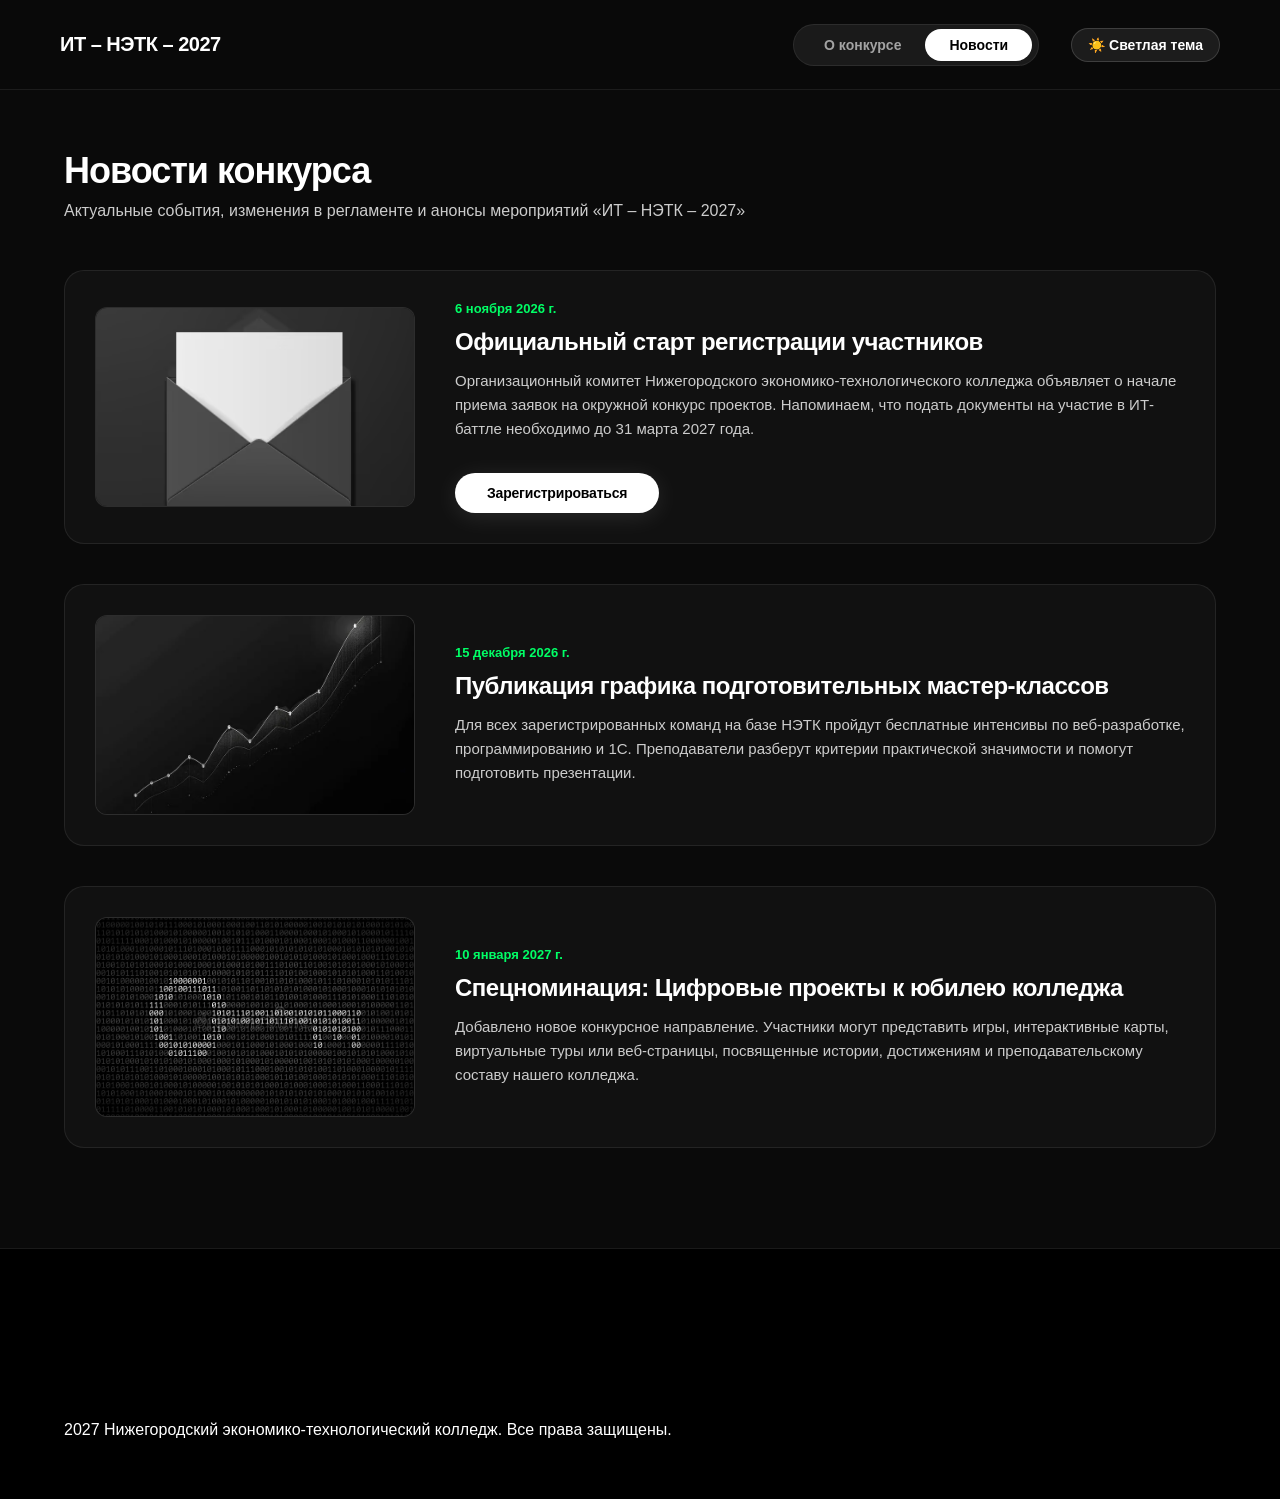
<file: news.html>
<!DOCTYPE html>
<html lang="ru">
<head>
    <meta charset="UTF-8">
    <meta name="viewport" content="width=device-width, initial-scale=1.0">
    <title>Новости — ИТ – НЭТК – 2027</title>
    <link rel="stylesheet" href="styles.css">
</head>
<body class="news-page">

    <!-- НАВИГАЦИЯ (Один в один как на главной) -->
    <nav class="top-navbar">
        <div class="top-logo"><a href="index.html#main-hero">ИТ – НЭТК – 2027</a></div>
        <div style="display: flex; align-items: center; gap: 12px;">
            <ul class="top-nav-links">
                <li><a href="index.html#main-hero">О конкурсе</a></li>
                <li><a href="news.html" class="active">Новости</a></li>
            </ul>
            <button class="theme-toggle-btn" id="theme-toggle">☀️ Светлая тема</button>
        </div>
    </nav>

    <!-- ОСНОВНОЙ КОНТЕНТ СТРАНИЦЫ -->
    <main class="main-content news-main-padding">
        <div class="container">
            
            <!-- Шапка раздела -->
            <div class="section-header-clean news-header-space">
                <h2>Новости конкурса</h2>
                <p>Актуальные события, изменения в регламенте и анонсы мероприятий «ИТ – НЭТК – 2027»</p>
            </div>

            <!-- Вертикальная журнальная лента новостей -->
            <div class="news-vertical-feed">
                
                <!-- Новость 1 -->
                <article class="news-card-horizontal">
                    <div class="news-image-wrapper">
                        <img src="its_time.png" alt="Старт конкурса">
                    </div>
                    <div class="news-horizontal-content">
                        <span class="news-date">6 ноября 2026 г.</span>
                        <h3>Официальный старт регистрации участников</h3>
                        <p>Организационный комитет Нижегородского экономико-технологического колледжа объявляет о начале приема заявок на окружной конкурс проектов. Напоминаем, что подать документы на участие в ИТ-баттле необходимо до 31 марта 2027 года.</p>
                        <button class="btn-more btn-reg-center" style="margin: 20px 0 0 0 !important; padding: 12px 32px !important; font-size: 14px !important;">Зарегистрироваться</button>

                    </div>
                </article>

                <!-- Новость 2 -->
                <article class="news-card-horizontal">
                    <div class="news-image-wrapper">
                        <img src="graf.png" alt="Мастер-классы">
                    </div>
                    <div class="news-horizontal-content">
                        <span class="news-date">15 декабря 2026 г.</span>
                        <h3>Публикация графика подготовительных мастер-классов</h3>
                        <p>Для всех зарегистрированных команд на базе НЭТК пройдут бесплатные интенсивы по веб-разработке, программированию и 1С. Преподаватели разберут критерии практической значимости и помогут подготовить презентации.</p>
                    </div>
                </article>

                <!-- Новость 3 -->
                <article class="news-card-horizontal">
                    <div class="news-image-wrapper">
                        <img src="hack.png" alt="Новая секция">
                    </div>
                    <div class="news-horizontal-content">
                        <span class="news-date">10 января 2027 г.</span>
                        <h3>Спецноминация: Цифровые проекты к юбилею колледжа</h3>
                        <p>Добавлено новое конкурсное направление. Участники могут представить игры, интерактивные карты, виртуальные туры или веб-страницы, посвященные истории, достижениям и преподавательскому составу нашего колледжа.</p>
                    </div>
                </article>

            </div>
        </div>
    </main>

    <!-- КОМПАКТНЫЙ ПОДВАЛ (Как на главной) -->
    <footer class="contacts-section">
        <div class="container">
            <div class="contacts-wrapper">
                <div class="contacts-main">
                    <span class="sub">Организатор</span>
                    <h2>Нижегородский экономико-технологический колледж</h2>
                    <p class="address">Проспект Ленина, 200, кабинет № 214</p>
                    <div class="phones-group">
                        <p>Тел: <a href="tel:71432">7-14-32</a></p>
                        <p>Факс: <a href="tel:71994">7-19-94</a></p>
                        <p>Email: <a href="mailto:atpk-it@yandex.ru" class="mail-link">atpk-it@yandex.ru</a></p>
                    </div>
                </div>
                <div class="contacts-person">
                    <span class="sub">Исполнитель</span>
                    <h3>Стюкова Наталья Викторовна</h3>
                    <a href="tel:+79049297214" class="personal-phone">+7 904 929-72-14</a>
                </div>
            </div>
            <div class="footer-bottom">
                <p class="copyright-text">2027 Нижегородский экономико-технологический колледж. Все права защищены.</p>
            </div>
        </div>
    </footer>

        <!-- МОДАЛЬНОЕ ОКНО РЕГИСТРАЦИИ -->
    <div id="register-modal" class="modal-overlay">
        <div class="modal-content-box">
            <button class="modal-close-btn" id="close-modal"></button>
            <h2>Регистрация на конкурс</h2>
            <p class="modal-sub">Заполните данные, чтобы подать заявку</p>
            <form id="register-form">
                <div class="input-group">
                    <label for="user-fio">ФИО участника</label>
                    <input type="text" id="user-fio" placeholder="Иванов Иван Иванович" required>
                </div>
                <div class="input-group">
                    <label for="user-group">Учебная группа / Класс</label>
                    <input type="text" id="user-group" placeholder="ИСП-311 или 11-А" required>
                </div>
                <button type="submit" class="modal-submit-btn">Зарегистрироваться</button>
            </form>
        </div>
    </div>

    <!-- ОКНО БЛАГОДАРНОСТИ -->
    <div id="thanks-modal" class="modal-overlay">
        <div class="modal-content-box thanks-box">
            <div class="success-icon">✓</div>
            <h2>Спасибо за регистрацию!</h2>
            <p>Ваша заявка успешно принята. Удачи в конкурсе проектов!</p>
            <button class="modal-submit-btn" id="close-thanks">Отлично</button>
        </div>
    </div>

    <!-- Логика анимации и переключения тем -->
    <script src="script.js"></script>
</body>
</html>
</file>
<file: styles.css>
/* ==========================================================================
   1. ПЕРЕМЕННЫЕ ТЕМ И БАЗОВЫЕ НАСТРОЙКИ (СБРОС СТИЛЕЙ И ШРИФТЫ)
   ========================================================================== */
:root {
    /* ТЁМНАЯ ТЕМА (ПО ДЕФОЛТУ) */
    --bg-main: #0a0a0a;
    --bg-blocks: #111111;
    --text-primary: #ffffff;
    --text-secondary: #cccccc;
    --border-color: rgba(255, 255, 255, 0.1);
    --card-border: rgba(255, 255, 255, 0.08);
}

body.light-theme {
    /* СВЕТЛАЯ ТЕМА (ПРИ ПЕРЕКЛЮЧЕНИИ) */
    --bg-main: #ffffff;
    --bg-blocks: #f9f9f9;
    --text-primary: #000000;
    --text-secondary: #333333;
    --border-color: #e5e5e5;
    --card-border: #e5e5e5;
}

* {
    box-sizing: border-box;
    margin: 0;
    padding: 0;
}

html {
    scroll-behavior: smooth;
}

body {
    font-family: 'Inter', sans-serif;
    overflow-x: hidden;
    background-color: var(--bg-main) !important;
    color: var(--text-primary) !important;
    transition: background-color 0.4s ease, color 0.4s ease; /* Плавная смена темы */
}

.container {
    max-width: 1200px;
    margin: 0 auto;
    padding: 0 24px;
}

a {
    text-decoration: none;
    color: inherit;
}

/* КНОПКА ПЕРЕКЛЮЧЕНИЯ ТЕМЫ СВЕРХУ СПРАВА */
.theme-toggle-btn {
    background: var(--bg-blocks);
    border: 1px solid var(--border-color);
    color: var(--text-primary);
    padding: 8px 16px;
    border-radius: 40px;
    font-size: 14px;
    font-weight: 600;
    cursor: pointer;
    transition: all 0.2s ease;
    margin-left: 20px;
}
.theme-toggle-btn:hover {
    transform: scale(1.05);
}




/* ==========================================================================
   2. ГЛАВНЫЙ РАЗДЕЛ (HERO / HEADER) — ТВОЙ НАСТРОЕННЫЙ МАКЕТ
   ========================================================================== */
.hero {
    min-height: 100vh; 
    display: flex;
    flex-direction: column;
    justify-content: center; 
    padding: 60px 0;
    color: #ffffff; 
    position: relative; /* удерживает ноутбук внутри секции */
    
    background-color: #0a0a0a;
    background-image: url('background.png'); 
    background-size: cover;       
    background-position: center bottom;  
    background-repeat: no-repeat; 
    overflow: hidden; /* Скрывает излишки, если ноут чуть зайдет за края */
}

/* ==========================================================================
   ИСПРАВЛЕНИЕ ПОЗИЦИОНИРОВАНИЯ ТЕКСТА (ФЛЕКС-СЕТКА ВМЕСТО АБСОЛЮТА)
   ========================================================================== */

/* Превращаем весь первый экран в удобную флекс-коробочку */
.hero-content {
    position: relative;
    z-index: 2;
    display: flex;
    align-items: center;       /* Центрируем содержимое по вертикали */
    justify-content: flex-start; /* Прижимаем контент к левому краю */
    min-height: calc(100vh - 120px); /* Занимает весь экран за вычетом отступов */
    width: 100%;
}

.hero-text-block {
    display: flex;
    flex-direction: column;
    align-items: flex-start;
    justify-content: center;
    gap: 20px;               
    
    position: absolute !important; 
    left: 80px !important;              
    
    /* ОПУСКАЕМ ЕЩЁ ЧУТЬ-ЧУТЬ ДЛЯ ИДЕАЛЬНОГО БАЛАНСА: */
    top: 57% !important;                /* Теперь расстояние сверху и снизу будет одинаковым */
    
    transform: translateY(-50%) !important;
    width: 633px !important;            
    max-width: 40vw !important;         
    z-index: 99 !important;             
}





/* Главный заголовок по точным параметрам из Figma */
.main-title {
    font-family: 'Inter', sans-serif; 
    font-size: 70px;       /* Точный размер из Figma */
    font-weight: 700;          /* Начертание Bold */
    line-height: 0.9;          /* Высота строки 90% прижмет строки друг к другу */
    letter-spacing: -2.26px;   /* Межбуквенный интервал -2% */
    color: #ffffff;
    position: relative;
    z-index: 2;
    pointer-events: none;
}

/* Подзаголовок конкурса */
.main-subtitle {
    font-size: 24px;
    font-weight: 700;
    line-height: 1.3;
    color: #ffffff;
    margin-bottom: 5px;
}

/* Оформление для списка с тире */
.features-list {
    list-style: none; 
    display: flex;
    flex-direction: column;
    gap: 12px;        
    margin: 5px 0;
}

.features-list li {
    font-size: 16px;
    font-weight: 500;
    color: #e0e0e0;   
    display: flex;
    align-items: flex-start; 
    gap: 12px;        
    line-height: 1.4;
}

.features-list li::before {
    content: "—";     
    color: rgba(255, 255, 255, 0.4); 
    font-weight: 400;
    flex-shrink: 0;   
}

/* Оформление дополнительного текста с линией */
.main-description {
    font-size: 15px;
    line-height: 1.6;
    color: #a0a0a0;       
    border-left: 2px solid rgba(255, 255, 255, 0.25); 
    padding-left: 15px;   
    margin: 10px 0;
}

/* Крупная кнопка "Подробнее о конкурсе" */
.btn-more {
    display: inline-block !important;
    background: #ffffff !important;
    color: #000000 !important;
    padding: 16px 40px !important;   
    font-size: 16px !important;      
    border-radius: 40px !important;  
    font-weight: 600 !important;
    letter-spacing: -0.2px !important;
    text-decoration: none !important;
    box-shadow: 0 4px 24px rgba(255, 255, 255, 0.1) !important; 
    transition: all 0.25s ease-in-out !important; 
}

.btn-more:hover {
    background: #f0f0f0 !important;
    transform: translateY(-3px) !important; 
    box-shadow: 0 6px 30px rgba(255, 255, 255, 0.2) !important;
}

/* Картинка ноутбука (ЖЕСТКО ПРИЖАТА К НИЗУ ЭКРАНА) */
.hero-laptop-img {
    position: absolute;
    right: 0; 
    bottom: 0; /* Прижали нижний срез ровно к нижней границе монитора */
    width: 53vw; /* Оптимальный масштаб */
    max-width: 900px;
    height: auto;
    z-index: 1; 
    object-fit: contain;
    transform: none; 
}


/* ==========================================================================
   ЖЕСТКАЯ ФИКСАЦИЯ ПАНЕЛИ НАВИГАЦИИ С ЭФФЕКТОМ СТЕКЛА (STICKY BLUR NAVBAR)
   ========================================================================== */
.top-navbar {
    position: fixed !important; /* Намертво фиксируем вверху экрана */
    top: 0 !important;
    left: 0 !important;
    width: 100% !important;
    height: 90px !important;    /* Фиксированная высота панели */
    padding: 0 60px !important; 
    display: flex !important;
    flex-direction: row !important;
    justify-content: space-between !important; 
    align-items: center !important;
    box-sizing: border-box !important;
    z-index: 99999 !important;  /* Всегда поверх абсолютно всего контента */
    
    /* ТРЕНДОВЫЙ ЭФФЕКТ МАТОВОГО СТЕКЛА */
    background-color: rgba(10, 10, 10, 0.7) !important; /* Полупрозрачный темный фон по дефолту */
    backdrop-filter: blur(12px) !important;              /* Размытие проплывающего снизу песка и текста */
    -webkit-backdrop-filter: blur(12px) !important;
    border-bottom: 1px solid rgba(255, 255, 255, 0.06) !important; /* Тонкая технологичная рамка снизу */
    
    transform: none !important; 
    transition: background-color 0.4s ease, border-color 0.4s ease !important;
}

/* Логотип */
.top-logo {
    font-weight: 700 !important;
    font-size: 20px !important;
    color: #ffffff !important; /* На тёмной теме белый */
    letter-spacing: -0.5px !important;
    transition: color 0.4s ease !important;
}

/* Капсула с кнопками меню */
.top-nav-links {
    display: flex !important;
    flex-direction: row !important; 
    list-style: none !important;
    background-color: rgba(255, 255, 255, 0.03) !important;
    padding: 4px 6px !important;
    border-radius: 80px !important;
    border: 1px solid rgba(255, 255, 255, 0.08) !important;
    margin: 0 !important;
    transition: background-color 0.4s, border-color 0.4s !important;
}

.top-nav-links li {
    list-style: none !important;
    margin: 0 !important;
    padding: 0 !important;
}

.top-nav-links a {
    padding: 8px 24px !important;
    display: block !important;
    border-radius: 40px !important;
    font-size: 14px !important;
    font-weight: 600 !important;
    color: rgba(255, 255, 255, 0.6) !important; /* Приглушенный текст в темноте */
    text-decoration: none !important;
    transition: all 0.25s ease !important;
}

/* Активные элементы и ховеры кнопок меню автоматически инвертируются */
.top-nav-links a.active, 
.top-nav-links a:hover {
    background-color: #ffffff !important;
    color: #000000 !important;
}

/* Коррекция верхнего отступа хедера, чтобы зафиксированная шапка не перекрывала заголовок */
.hero {
    padding-top: 140px !important; 
}



/* ==========================================================================
   3. ИНФОРМАЦИОННЫЕ БЛОКИ (МЕНЯЮТ ЦВЕТ ПРИ СМЕНЕ ТЕМЫ)
   ========================================================================== */
.main-content {
    background-color: var(--bg-main) !important;
    color: var(--text-primary) !important;
    position: relative;
    z-index: 5;
    transition: background-color 0.4s ease;
}

.section-block {
    background-color: var(--bg-main) !important;
    padding: 100px 0;
    transition: background-color 0.4s ease;
}

.bg-light {
    background-color: var(--bg-blocks) !important;
    border-top: 1px solid var(--border-color);
    border-bottom: 1px solid var(--border-color);
    transition: background-color 0.4s ease;
}

.section-grid-2 {
    display: grid;
    grid-template-columns: 35% 65%;
    gap: 40px;
    padding-bottom: 60px;
}

.section-grid-2.border-top {
    border-top: 1px solid var(--border-color) !important;
    padding-top: 60px;
}

.meta-title h2 {
    font-size: 32px;
    font-weight: 700;
    letter-spacing: -1px;
    line-height: 1.1;
    color: var(--text-primary) !important;
}

.lead-text {
    font-size: 22px;
    font-weight: 500;
    line-height: 1.4;
    letter-spacing: -0.5px;
    color: var(--text-primary) !important;
}

/* ЗАДАЧИ КОНКУРСА (Исправлено: Номера строго сбоку) */
.cards-grid {
    display: grid;
    grid-template-columns: repeat(2, 1fr) !important;
    gap: 30px;
    opacity: 1 !important;
}

.info-card {
    display: flex;
    flex-direction: row;      
    align-items: flex-start;  
    gap: 16px;                
}

.info-card .card-num {
    font-size: 16px;          
    font-weight: 700;
    color: #00ff66 !important; /* Яркий IT-акцент */
    flex-shrink: 0;           
    min-width: 20px;          
}

.info-card p {
    font-size: 16px;
    color: var(--text-secondary) !important;
    line-height: 1.5;
    margin: 0;
}

.custom-bullet-list {
    list-style: none;
    display: flex;
    flex-direction: column;
    gap: 16px;
    margin-bottom: 30px;
}

.custom-bullet-list li {
    font-size: 16px;
    position: relative;
    padding-left: 20px;
    line-height: 1.5;
    color: var(--text-secondary) !important;
}

.custom-bullet-list li::before {
    content: "—";
    position: absolute;
    left: 0;
    color: var(--text-muted);
}

.note-text {
    font-size: 15px;
    color: var(--text-secondary) !important;
    border-left: 2px solid var(--text-primary);
    padding-left: 16px;
    line-height: 1.5;
}

/* СТРУКТУРА ОПИСАНИЯ ПРОЕКТА (Исправлено: Чистые цифры без кружков) */
.numbered-list-grid {
    display: grid;
    grid-template-columns: repeat(2, 1fr) !important;
    gap: 20px 40px;
    opacity: 1 !important;
}

.list-item {
    font-size: 16px;
    display: flex;
    align-items: center;
        gap: 16px;
    color: var(--text-secondary) !important;
}

.list-item span {
    font-size: 16px;
    font-weight: 700;
    width: auto;
    height: auto;
    border: none;             /* Убрали круглую рамку */
    border-radius: 0;
    display: inline;
    color: #00ff66 !important;
}

/* Секции конкурса */
.section-header-clean {
    margin-bottom: 50px;
}

.section-header-clean h2 {
    font-size: 36px;
    font-weight: 700;
    letter-spacing: -1px;
    margin-bottom: 10px;
    color: var(--text-primary) !important;
}

.section-header-clean p {
    color: var(--text-secondary) !important;
    font-size: 16px;
}

.sections-visual-grid {
    display: grid;
    grid-template-columns: repeat(4, 1fr) !important;
    gap: 20px !important;
    opacity: 1 !important;
}

.visual-card {
    width: 100% !important;
    min-height: 180px !important;
    border-radius: 16px !important;
    padding: 24px !important;
    display: flex !important;
    align-items: flex-end !important;
    text-decoration: none !important;
    transition: transform 0.2s;
}

.visual-card:hover {
    transform: translateY(-5px);
}

.visual-card h3 {
    font-size: 18px;
    font-weight: 700;
    color: #ffffff !important; /* Названия на цветных плитках всегда белые */
    line-height: 1.2;
}

.tone-1 { background-color: #4f46e5; }
.tone-2 { background-color: #059669; }
.tone-3 { background-color: #e11d48; }
.tone-4 { background-color: #d97706; }
.tone-5 { background-color: #7c3aed; }
.tone-6 { background-color: #db2777; }
.tone-7 { background-color: #0d9488; }
.tone-8 { background-color: #ea580c; }

/* Критерии и Категории */
.expertise-grid-clean {
    display: grid;
    grid-template-columns: repeat(2, 1fr);
    gap: 40px;
}

.exp-item h3 {
    font-size: 18px;
    font-weight: 700;
    margin-bottom: 10px;
    color: var(--text-primary) !important;
}

.exp-item p {
    font-size: 15px;
    color: var(--text-secondary) !important;
    line-height: 1.5;
}

.categories-block {
    display: flex;
    gap: 30px;
}

.cat-card {
    flex: 1;
    padding: 30px;
    border: 1px solid var(--card-border) !important;
    background-color: var(--bg-blocks) !important;
    border-radius: 16px;
}

.cat-card h4 {
    font-size: 20px;
    font-weight: 700;
    margin-bottom: 10px;
    color: var(--text-primary) !important;
}

.cat-card p {
    font-size: 15px;
    color: var(--text-secondary) !important;
}

/* Временная шкала (Timeline) */
.timeline-container {
    display: flex;
    flex-direction: column;
    border-left: 1px solid var(--border-color) !important;
    padding-left: 30px;
    gap: 40px;
    margin-left: 10px;
}

.timeline-item {
    position: relative;
}

.timeline-item::before {
    content: "";
    position: absolute;
    left: -36px;
    top: 6px;
    width: 11px;
    height: 11px;
    background-color: #00ff66 !important;
    border-radius: 50%;
}

.tl-date {
    font-size: 14px;
    font-weight: 700;
    color: #00ff66 !important;
    margin-bottom: 6px;
}

.tl-content h3 {
    font-size: 20px;
    font-weight: 700;
    margin-bottom: 8px;
    color: var(--text-primary) !important;
}

.tl-content p {
    font-size: 15px;
    color: var(--text-secondary) !important;
    max-width: 700px;
    line-height: 1.5;
}

/* ==========================================================================
   4. КОМПАКТНЫЙ ЧЕРНЫЙ ПОДВАЛ (FOOTER)
   ========================================================================== */
.contacts-section {
    background-color: #000000 !important; /* Футер всегда стильный черный */
    color: #ffffff !important;
    padding: 60px 0;
    border-top: 1px solid rgba(255, 255, 255, 0.1) !important;
    position: relative;
    z-index: 10;
}

.contacts-wrapper {
    display: grid;
    grid-template-columns: 55% 45%;
    gap: 30px;
    align-items: flex-start;
}

.sub {
    font-size: 11px;
    text-transform: uppercase;
    letter-spacing: 1px;
    color: #888888;
    margin-bottom: 10px;
    display: block;
}

.contacts-main h2 {
    font-size: 24px;
    font-weight: 700;
    line-height: 1.2;
    margin-bottom: 8px;
    color: #ffffff !important;
    letter-spacing: -0.5px;
}

.address {
    font-size: 14px;
    color: #cccccc !important;
    margin-bottom: 20px;
}

.phones-group {
    display: flex;
    flex-wrap: wrap;
    gap: 10px 24px;
}

.phones-group p {
    font-size: 15px;
    color: #888888;
}

.phones-group a, .personal-phone {
    font-size: 15px;
    font-weight: 600;
    color: #ffffff !important;
    text-decoration: none;
    transition: opacity 0.2s ease;
}

.mail-link {
    border-bottom: 1px solid rgba(255, 255, 255, 0.3);
    padding-bottom: 2px;
}

.contacts-person {
    padding-left: 40px;
    border-left: 1px solid rgba(255, 255, 255, 0.1);
}

.contacts-person h3 {
    font-size: 18px;
    font-weight: 600;
    margin-bottom: 6px;
    color: #ffffff !important;
}

.personal-phone {
    font-size: 18px;
    color: #00ff66 !important;
}

.phones-group a:hover, .personal-phone:hover {
    opacity: 0.7;
}

/* Мобильная адаптация */
@media (max-width: 768px) {
    .contacts-wrapper {
        grid-template-columns: 1fr;
        gap: 30px;
    }
    .contacts-person {
        padding-left: 0;
        border-left: none;
        padding-top: 20px;
        border-top: 1px solid rgba(255, 255, 255, 0.1);
    }
    .phones-group {
        flex-direction: column;
        gap: 8px;
    }
}

/* ==========================================================================
   ЭФФЕКТНОЕ НАВЕДЕНИЕ НА КАРТОЧКИ СЕКЦИЙ (HOVER EFFECTS)
   ========================================================================== */

/* Базовое состояние карточки */
.visual-card {
    width: 100% !important;
    min-height: 180px !important;
    border-radius: 16px !important;
    padding: 24px !important;
    display: flex !important;
    align-items: flex-end !important;
    text-decoration: none !important;
    
    position: relative;
    overflow: hidden;
    
    /* Плавный переход для ВСЕХ измененных свойств за 0.3 секунды */
    transition: transform 0.3s cubic-bezier(0.25, 1, 0.5, 1), 
                box-shadow 0.3s cubic-bezier(0.25, 1, 0.5, 1) !important;
}

/* Эффект при наведении курсора: карточка мягко идет вверх и масштабируется */
.visual-card:hover {
    transform: translateY(-8px) scale(1.02) !important;
}

/* Индивидуальные неоновые тени под цвет каждой карточки при наведении */
.visual-card.tone-1:hover { box-shadow: 0 12px 30px rgba(79, 70, 229, 0.4) !important; }
.visual-card.tone-2:hover { box-shadow: 0 12px 30px rgba(5, 150, 105, 0.4) !important; }
.visual-card.tone-3:hover { box-shadow: 0 12px 30px rgba(225, 29, 72, 0.4) !important; }
.visual-card.tone-4:hover { box-shadow: 0 12px 30px rgba(217, 119, 6, 0.4) !important; }
.visual-card.tone-5:hover { box-shadow: 0 12px 30px rgba(124, 58, 237, 0.4) !important; }
.visual-card.tone-6:hover { box-shadow: 0 12px 30px rgba(219, 39, 119, 0.4) !important; }
.visual-card.tone-7:hover { box-shadow: 0 12px 30px rgba(13, 148, 136, 0.4) !important; }
.visual-card.tone-8:hover { box-shadow: 0 12px 30px rgba(234, 88, 12, 0.4) !important; }


/* ==========================================================================
   УВЕЛИЧЕННАЯ КНОПКА И МОДАЛЬНЫЕ ОКНА РЕГИСТРАЦИИ
   ========================================================================== */

/* Делаем главную кнопку еще больше */
.btn-more {
    padding: 20px 52px !important; /* Сделали массивнее и шире */
    font-size: 18px !important;     /* Увеличили шрифт */
    letter-spacing: -0.2px !important;
}

/* Фон-затемнение вокруг окна */
.modal-overlay {
    position: fixed;
    top: 0;
    left: 0;
    width: 100%;
    height: 100%;
    background-color: rgba(0, 0, 0, 0.7);
    backdrop-filter: blur(8px); /* Размытие заднего плана */
    z-index: 10000;
    display: flex;
    align-items: center;
    justify-content: center;
    opacity: 0;
    pointer-events: none;
    transition: opacity 0.3s ease;
}

/* Окно становится видимым */
.modal-overlay.active {
    opacity: 1;
    pointer-events: auto;
}

/* Сама коробочка диалогового окна */
.modal-content-box {
    background: #111111;
    border: 1px solid rgba(255, 255, 255, 0.1);
    padding: 40px;
    border-radius: 24px;
    width: 100%;
    max-width: 450px;
    position: relative;
    color: #ffffff;
    box-shadow: 0 20px 50px rgba(0,0,0,0.5);
    transform: translateY(20px);
    transition: transform 0.3s ease;
}

.modal-overlay.active .modal-content-box {
    transform: translateY(0);
}

/* Кнопка закрытия (крестик) */
.modal-close-btn {
    position: absolute;
    top: 20px;
    right: 20px;
    background: transparent;
    border: none;
    color: #888888;
    font-size: 28px;
    cursor: pointer;
    transition: color 0.2s;
}
.modal-close-btn:hover { color: #ffffff; }

.modal-content-box h2 {
    font-size: 24px;
    margin-bottom: 6px;
    font-weight: 700;
}
.modal-sub {
    color: #888888;
    font-size: 14px;
    margin-bottom: 24px;
}

/* Поля ввода формы */
.input-group {
    display: flex;
    flex-direction: column;
    gap: 8px;
    margin-bottom: 20px;
    text-align: left;
}
.input-group label {
    font-size: 13px;
    color: #aaa;
    font-weight: 600;
}
.input-group input {
    background: #1a1a1a;
    border: 1px solid rgba(255, 255, 255, 0.15);
    padding: 14px 16px;
    border-radius: 12px;
    color: #ffffff;
    font-size: 15px;
    outline: none;
    transition: border-color 0.2s;
}
.input-group input:focus {
    border-color: #00ff66; /* Неоновая подсветка активного поля */
}

/* Кнопка внутри модалки */
.modal-submit-btn {
    width: 100%;
    background: #00ff66; /* Яркий IT-цвет */
    color: #000000;
    border: none;
    padding: 16px;
    border-radius: 12px;
    font-size: 16px;
    font-weight: 700;
    cursor: pointer;
    transition: background 0.2s, transform 0.2s;
    margin-top: 10px;
}
.modal-submit-btn:hover {
    background: #00dd55;
    transform: translateY(-2px);
}

/* Окно благодарности */
.thanks-box { text-align: center; }
.success-icon {
    width: 60px;
    height: 60px;
    background: rgba(0, 255, 102, 0.1);
    color: #00ff66;
    border-radius: 50%;
    display: flex;
    align-items: center;
    justify-content: center;
    font-size: 28px;
    font-weight: 700;
    margin: 0 auto 20px auto;
}
.thanks-box p { color: #aaa; font-size: 15px; margin-bottom: 24px; line-height: 1.4; }

/* ==========================================================================
   ЕДИНЫЙ УНИВЕРСАЛЬНЫЙ КЛАСС ДЛЯ ВСЕХ КНОПОК РЕГИСТРАЦИИ (СТРОГО ПО ЦЕНТРУ)
   ========================================================================== */
.btn-reg-center {
    /* ТОЧНОЕ КОПИРОВАНИЕ ПАРАМЕТРОВ КНОПКИ С МЕЙНА */
    display: block !important;
    background: #ffffff !important;
    color: #000000 !important;
    padding: 16px 40px !important;   /* Точные оригинальные отступы хедера */
    font-size: 16px !important;
    border-radius: 40px !important;  
    font-weight: 600 !important;
    font-family: 'Inter', sans-serif !important;
    letter-spacing: -0.2px !important;
    text-decoration: none !important;
    border: none !important;
    cursor: pointer !important;
    box-shadow: 0 4px 24px rgba(255, 255, 255, 0.1) !important;
    
    /* АВТОМАТИЧЕСКОЕ ЖЕСТКОЕ ЦЕНТРИРОВАНИЕ НА СТРАНИЦЕ */
    margin: 50px auto 0 auto !important; /* Выравнивает кнопку ровно по центру блока */
    width: max-content !important;       /* Не дает кнопке растягиваться на весь экран */
    
    /* ОРИГИНАЛЬНАЯ АНИМАЦИЯ ХОВЕРА С МЕЙНА */
    transition: all 0.25s ease-in-out !important; 
}

/* Эффект при наведении (точь-в-точь как на главном экране) */
.btn-reg-center:hover {
    background: #f0f0f0 !important;
    transform: translateY(-3px) !important; 
    box-shadow: 0 6px 30px rgba(255, 255, 255, 0.2) !important;
}

/* КНОПКИ НА СВЕТЛОЙ ТЕМЕ: Меняем цвет на инверсивный чёрный для максимальной видимости */
body.light-theme .btn-reg-center {
    background: #000000 !important; /* Кнопка становится солидной чёрной */
    color: #ffffff !important;      /* Текст ярко-белый */
    box-shadow: 0 4px 24px rgba(0, 0, 0, 0.08) !important;
}

/* Ховер для светлой темы */
body.light-theme .btn-reg-center:hover {
    background: #1a1a1a !important;
    box-shadow: 0 6px 30px rgba(0, 0, 0, 0.15) !important;
}

/* ==========================================================================
   АДАПТИВНЫЕ МОДАЛЬНЫЕ ОКНА (ИНВЕРСИЯ ЦВЕТОВ ДЛЯ СВЕТЛОЙ ТЕМЫ)
   ========================================================================== */

/* Когда активна светлая тема: перекрашиваем коробку модалки в белый */
body.light-theme .modal-content-box {
    background: #ffffff !important;
    border: 1px solid #e5e5e5 !important;
    color: #000000 !important;
    box-shadow: 0 20px 50px rgba(0, 0, 0, 0.15) !important;
}

/* Тексты модалки на светлой теме */
body.light-theme .modal-content-box h2 {
    color: #000000 !important;
}
body.light-theme .modal-sub,
body.light-theme .thanks-box p,
body.light-theme .input-group label {
    color: #666666 !important;
}

/* Поля ввода (инпуты) на светлой теме */
body.light-theme .input-group input {
    background: #f5f5f5 !important;
    border: 1px solid #d1d1d1 !important;
    color: #000000 !important;
}
body.light-theme .input-group input:focus {
    border-color: #00ff66 !important; /* Оставляем неоновый фокус для стиля */
}

/* Крестик закрытия на светлой теме */
body.light-theme .modal-close-btn {
    color: #aaaaaa !important;
}
body.light-theme .modal-close-btn:hover {
    color: #000000 !important;
}

/* Затемнение фона вокруг окон на светлой теме делаем чуть мягче */
body.light-theme .modal-overlay {
    background-color: rgba(0, 0, 0, 0.4) !important;
}

/* --------------------------------------------------------------------------
   МОБИЛЬНАЯ ВЕРСИЯ (Экран меньше 768px — Смартфоны)
   -------------------------------------------------------------------------- */
@media (max-width: 768px) {
    .section-block {
        padding: 60px 0;
    }

    /* ИСПРАВЛЕНИЕ: Никаких жестких белых блоков и relative-переносов! */
    .top-navbar {
        position: absolute !important; /* Оставляем висеть вверху */
        top: 20px !important;
        left: 0 !important;
        width: 100% !important;
        padding: 0 24px !important;
        display: flex !important;
        flex-direction: column !important; /* Выстраиваем логотип и меню друг под другом */
        align-items: center !important;
        gap: 16px !important;
        background: transparent !important; /* Убираем этот ядовитый белый фон */
        border-bottom: none !important;
        z-index: 999 !important;
    }

    .top-navbar > div {
        display: flex !important;
        flex-direction: column !important;
        align-items: center !important;
        gap: 12px !important;
        width: 100% !important;
    }

    /* Овальная капсула меню на мобилке */
    .top-nav-links {
        background-color: rgba(26, 26, 26, 0.9) !important; /* Темная полупрозрачная плашка */
        border: 1px solid rgba(255, 255, 255, 0.1) !important;
        padding: 4px !important;
    }

    /* Сама кнопка переключения темы на мобилке */
    .theme-toggle-btn {
        margin-left: 0 !important;
        background: rgba(255, 255, 255, 0.05) !important;
        border: 1px solid rgba(255, 255, 255, 0.1) !important;
        color: #ffffff !important; /* Текст кнопки всегда белый на мобильном главном экране */
        padding: 8px 20px !important;
        font-size: 13px !important;
        width: auto !important; /* Кнопка не будет растягиваться на весь экран */
    }

        /* ГЛАВНЫЙ ЭКРАН (Hero) — МОБИЛЬНЫЙ ФИКС ДЛЯ КНОПКИ И НОУТБУКА */
    .hero {
        min-height: auto !important; /* Убираем жесткую высоту, пускай растягивается по контенту */
        display: flex !important;
        flex-direction: column !important;
        justify-content: flex-start !important;
        padding-top: 180px !important; /* Отступ под меню сверху */
        padding-bottom: 40px !important; /* Безопасный отступ снизу после кнопки */
        position: relative !important;
    }

    .hero-content {
        min-height: auto !important;
        margin-bottom: 0 !important;
        display: flex !important;
        flex-direction: column !important; /* Выстраиваем элементы строго сверху вниз */
        width: 100% !important;
    }

    /* Текстовый блок на мобилке */
    .hero-text-block {
        position: relative !important;
        left: 0 !important;
        top: 0 !important;
        transform: none !important;
        width: 100% !important;
        max-width: 100% !important;
        padding: 0 24px !important;
        display: flex !important;
        flex-direction: column !important;
        gap: 20px !important;
        z-index: 10 !important;
    }

    /* МЕНЯЕМ ПОРЯДОК: Заставляем кнопку в коде мобилки упасть под картинку */
    .btn-more {
        width: 100% !important;
        text-align: center !important;
        padding: 16px 32px !important;
        margin-top: 30px !important;
        order: 3 !important; /* Сдвигаем в самый низ текстового контейнера */
    }

    /* Картинка ноутбука на мобилке падает ровно под список с тире */
    .hero-laptop-img {
        position: relative !important; /* УБРАЛИ absolute, теперь ноут не перекрывает кнопку! */
        width: 100% !important;
        max-width: 100% !important;
        height: auto !important;
        margin-top: 30px !important;
        margin-bottom: 10px !important;
        display: block !important;
        opacity: 0.95 !important;
        order: 2 !important; /* Становится строго между списком и кнопкой */
        
        /* МАГИЯ МАСКИ: Аккуратно затеняем экран ноутбука, чтобы спрятать чужой английский текст */
        mask-image: linear-gradient(to bottom, rgba(0,0,0,0.1) 0%, rgba(0,0,0,1) 40%) !important;
        -webkit-mask-image: linear-gradient(to bottom, rgba(0,0,0,0.1) 0%, rgba(0,0,0,1) 40%) !important;
    }


    /* ЭЛЕМЕНТЫ КОНТЕНТА НИЖЕ ХЕДЕРА */
    .section-grid-2 {
        grid-template-columns: 1fr !important;
        gap: 16px !important;
        padding-bottom: 40px !important;
    }

    .section-grid-2.border-top {
        padding-top: 40px !important;
    }

    .meta-title h2 {
        font-size: 26px !important;
    }

    .lead-text {
        font-size: 18px !important;
    }

    .cards-grid, .numbered-list-grid {
        grid-template-columns: 1fr !important;
        gap: 20px !important;
    }

    .sections-visual-grid {
        grid-template-columns: 1fr !important;
        gap: 12px !important;
    }

    .visual-card {
        min-height: 120px !important;
        border-radius: 12px !important;
    }

    .categories-block {
        flex-direction: column !important;
        gap: 16px !important;
    }

    .timeline-container {
        padding-left: 20px !important;
        gap: 30px !important;
    }
    
    .timeline-item::before {
        left: -26px !important;
    }

    .btn-reg-center {
        width: 100% !important;
        text-align: center !important;
        margin-top: 30px !important;
    }

    .modal-content-box {
        padding: 24px !important;
        margin: 0 16px !important;
        border-radius: 16px !important;
    }

    .contacts-wrapper {
        grid-template-columns: 1fr !important;
        gap: 30px !important;
    }

    .contacts-person {
        padding-left: 0 !important;
        border-left: none !important;
        padding-top: 24px !important;
        border-top: 1px solid var(--border-color) !important;
    }

    .phones-group {
        flex-direction: column !important;
        gap: 12px !important;
    }
}

/* ==========================================================================
   ИСПРАВЛЕНИЕ КНОПКИ СМЕНЫ ТЕМЫ НА МОБИЛКЕ
   ========================================================================== */
@media (max-width: 768px) {
    /* 1. Возвращаем кнопке смены темы идеальную видимость в обоих режимах */
    
    /* ТЕМНАЯ ТЕМА (ПО ДЕФОЛТУ): Белые буквы на полупрозрачном сером фоне */
    .theme-toggle-btn {
        margin-left: 0 !important;
        background: rgba(255, 255, 255, 0.08) !important;
        border: 1px solid rgba(255, 255, 255, 0.15) !important;
        color: #ffffff !important; /* На тёмной теме текст ВСЕГДА белый */
        padding: 10px 24px !important;
        font-size: 13px !important;
        width: auto !important;
        display: inline-block !important;
    }

}

/* ==========================================================================
   ФИНАЛЬНЫЕ СТИЛИ СТРАНИЦЫ НОВОСТЕЙ С КАРТИНКАМИ
   ========================================================================== */
.news-main-padding {
    padding-top: 150px !important;
    min-height: 80vh;
}

.news-header-space {
    margin-bottom: 50px;
}

.news-vertical-feed {
    display: flex;
    flex-direction: column;
    gap: 40px; /* Зазоры между новостями */
}

/* Горизонтальная карточка новости */
.news-card-horizontal {
    display: grid;
    grid-template-columns: 320px 1fr; /* Левая колонка под картинку, правая под текст */
    gap: 40px;
    background-color: var(--bg-blocks) !important;
    border: 1px solid var(--card-border) !important;
    border-radius: 20px;
    padding: 30px;
    align-items: center;
    transition: transform 0.25s ease, box-shadow 0.25s ease !important;
}

.news-card-horizontal:hover {
    transform: translateY(-4px) !important;
    box-shadow: 0 12px 30px rgba(0, 0, 0, 0.15) !important;
}

/* Обертка для картинок-заглушек */
.news-image-wrapper {
    width: 100%;
    height: 200px;
    border-radius: 12px;
    overflow: hidden;
    background-color: rgba(255, 255, 255, 0.02);
    border: 1px solid var(--border-color);
}

.news-image-wrapper img {
    width: 100%;
    height: 100%;
    object-fit: cover; /* Картинка заполнит блок без искажений */
    transition: transform 0.3s ease;
}

.news-card-horizontal:hover .news-image-wrapper img {
    transform: scale(1.04); /* Легкий зум картинки при наведении */
}

/* Контент текста новости */
.news-horizontal-content {
    display: flex;
    flex-direction: column;
    align-items: flex-start;
    gap: 12px;
}

.news-date {
    font-size: 13px;
    color: #00ff66 !important; /* Наш фирменный зеленый IT-цвет для даты */
    font-weight: 600;
}

.news-horizontal-content h3 {
    font-size: 24px;
    font-weight: 700;
    line-height: 1.2;
    color: var(--text-primary) !important;
    letter-spacing: -0.5px;
    margin: 0;
}

.news-horizontal-content p {
    font-size: 15px;
    line-height: 1.6;
    color: var(--text-secondary) !important;
    margin: 0;
}

/* АДАПТИВНОСТЬ НОВОСТЕЙ ДЛЯ ТЕЛЕФОНОВ */
@media (max-width: 768px) {
    .news-card-horizontal {
        grid-template-columns: 1fr !important; /* На мобилке картинка падает над текстом */
        gap: 20px;
        padding: 20px;
    }
    .news-image-wrapper {
        height: 160px;
    }
    .news-horizontal-content h3 {
        font-size: 20px;
    }
}

/* ==========================================================================
   УМНАЯ ШАПКА: ТЁМНАЯ НА МЕЙНЕ, СВЕТЛАЯ ПОСЛЕ НЕГО
   ========================================================================== */

/* Базовое состояние (всегда тёмное стекло на тёмной теме и внутри мейна) */
.top-navbar {
    background-color: rgba(10, 10, 10, 0.85) !important;
    border-bottom: 1px solid rgba(255, 255, 255, 0.08) !important;
    transition: background-color 0.35s ease, border-color 0.35s ease !important;
}

.top-navbar .top-logo,
.top-navbar .top-logo a {
    color: #ffffff !important;
    transition: color 0.35s ease !important;
}

.top-navbar .top-nav-links {
    background-color: #1a1a1a !important;
    border: 1px solid rgba(255, 255, 255, 0.08) !important;
}

.top-navbar .top-nav-links a {
    color: rgba(255, 255, 255, 0.6) !important;
}

.top-navbar .top-nav-links a.active,
.top-navbar .top-nav-links a:hover {
    background-color: #ffffff !important;
    color: #000000 !important;
}

/* Кнопка смены темы внутри тёмной шапки */
.top-navbar .theme-toggle-btn {
    background: rgba(255, 255, 255, 0.08) !important;
    border: 1px solid rgba(255, 255, 255, 0.15) !important;
    color: #ffffff !important;
}

/* СВЕТЛЫЙ РЕЖИМ ШАПКИ (включается ТОЛЬКО после выхода из мейна) */
body.light-theme .top-navbar[data-scroll="scrolled"] {
    background-color: rgba(255, 255, 255, 0.88) !important;
    border-bottom: 1px solid rgba(0, 0, 0, 0.08) !important;
    box-shadow: 0 4px 30px rgba(0, 0, 0, 0.04) !important;
}

body.light-theme .top-navbar[data-scroll="scrolled"] .top-logo,
body.light-theme .top-navbar[data-scroll="scrolled"] .top-logo a {
    color: #000000 !important;
}

body.light-theme .top-navbar[data-scroll="scrolled"] .top-nav-links {
    background-color: rgba(0, 0, 0, 0.05) !important;
    border: 1px solid rgba(0, 0, 0, 0.08) !important;
}

body.light-theme .top-navbar[data-scroll="scrolled"] .top-nav-links a {
    color: rgba(0, 0, 0, 0.6) !important;
}

body.light-theme .top-navbar[data-scroll="scrolled"] .top-nav-links a.active,
body.light-theme .top-navbar[data-scroll="scrolled"] .top-nav-links a:hover {
    background-color: #000000 !important;
    color: #ffffff !important;
}

body.light-theme .top-navbar[data-scroll="scrolled"] .theme-toggle-btn {
    background: #f0f0f2 !important;
    border: 1px solid #d1d1d6 !important;
    color: #000000 !important;
}

.news-main-padding {
    padding-top: 150px !important;
    padding-bottom: 100px !important; /* Добавили воздух перед подвалом */
    min-height: 80vh;
}
</file>
